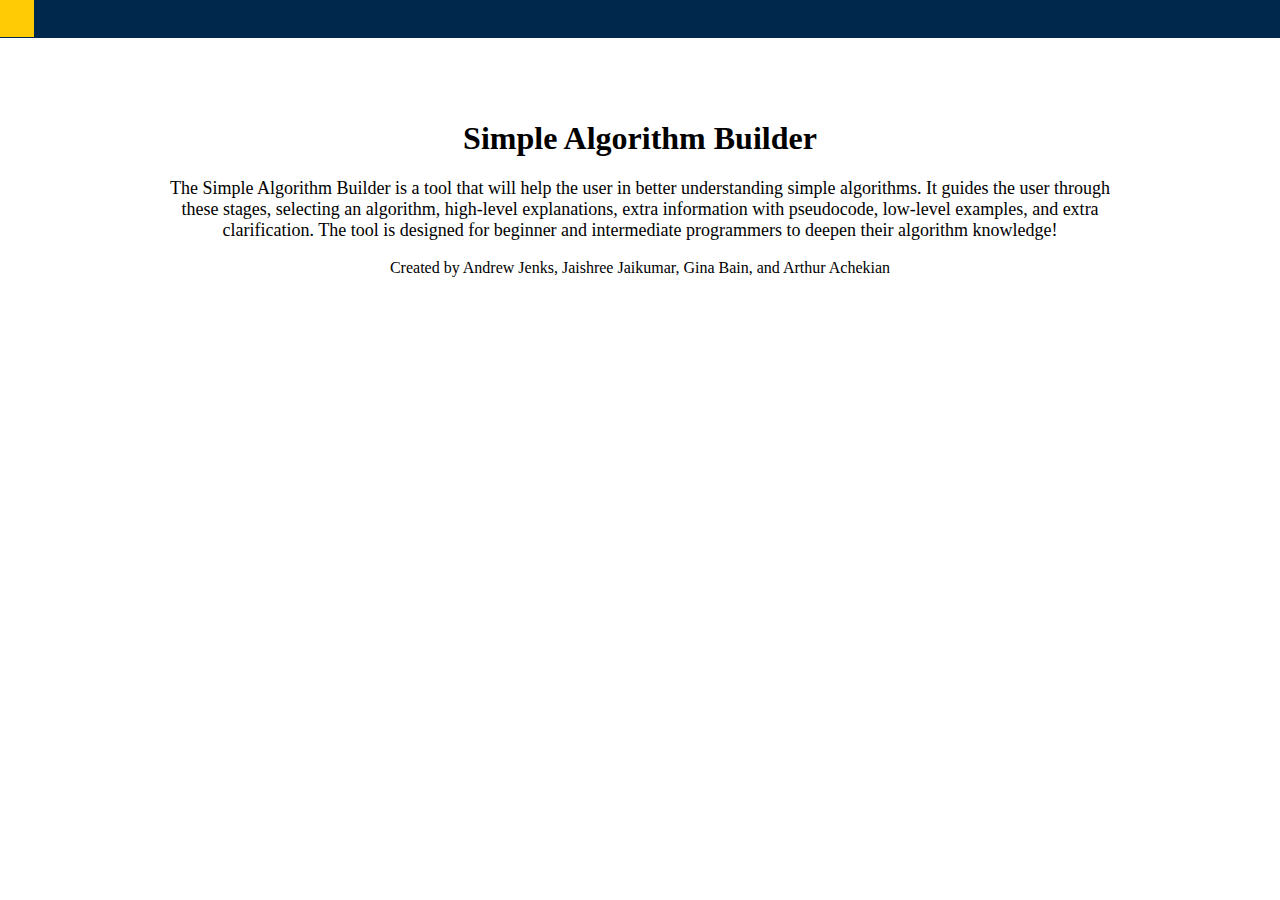
<file: public/index.html>
<!DOCTYPE html>
<html lang="en">
<head>
    <meta charset="UTF-8">
    <meta name="viewport" content="width=device-width, initial-scale=1.0">
    <title>Home Page</title>
    <link rel="stylesheet" href="static/css/styles.css">
    <link rel="stylesheet" href="https://cdnjs.cloudflare.com/ajax/libs/font-awesome/5.15.4/css/all.min.css">
</head>
<body>
    <header>
        <div id="navbar-container">
            <nav>
                <ul>
                    <li class="dropdown">
                        <a href="#" class="dropbtn"><i class="fas fa-bars"></i></a>
                        <div class="dropdown-content">
                            <a href="factorial.html">Factorial</a>
                            <a href="gcd.html">Greatest Common Denominator</a>
                            <a href="selec-sort.html">Selection Sort</a>
                            <a href="lin-search.html">Linear Search</a>
                        </div>
                    </li>
                </ul>
            </nav>
        </div>
    </header>
    <div class="page-content">
        <h1 class="title">Simple Algorithm Builder</h1>
        <p class="description">
            The Simple Algorithm Builder is a tool that will help the user in better understanding simple algorithms.
            It guides the user through these stages, selecting an algorithm, high-level explanations, extra information
            with pseudocode, low-level examples, and extra clarification. The tool is designed for beginner and intermediate
            programmers to deepen their algorithm knowledge!
        </p>

        <p class="credits">Created by Andrew Jenks, Jaishree Jaikumar, Gina Bain, and Arthur Achekian</p>
    </div>

    <script src="js/script.js"></script>
</body>
</html>
</file>
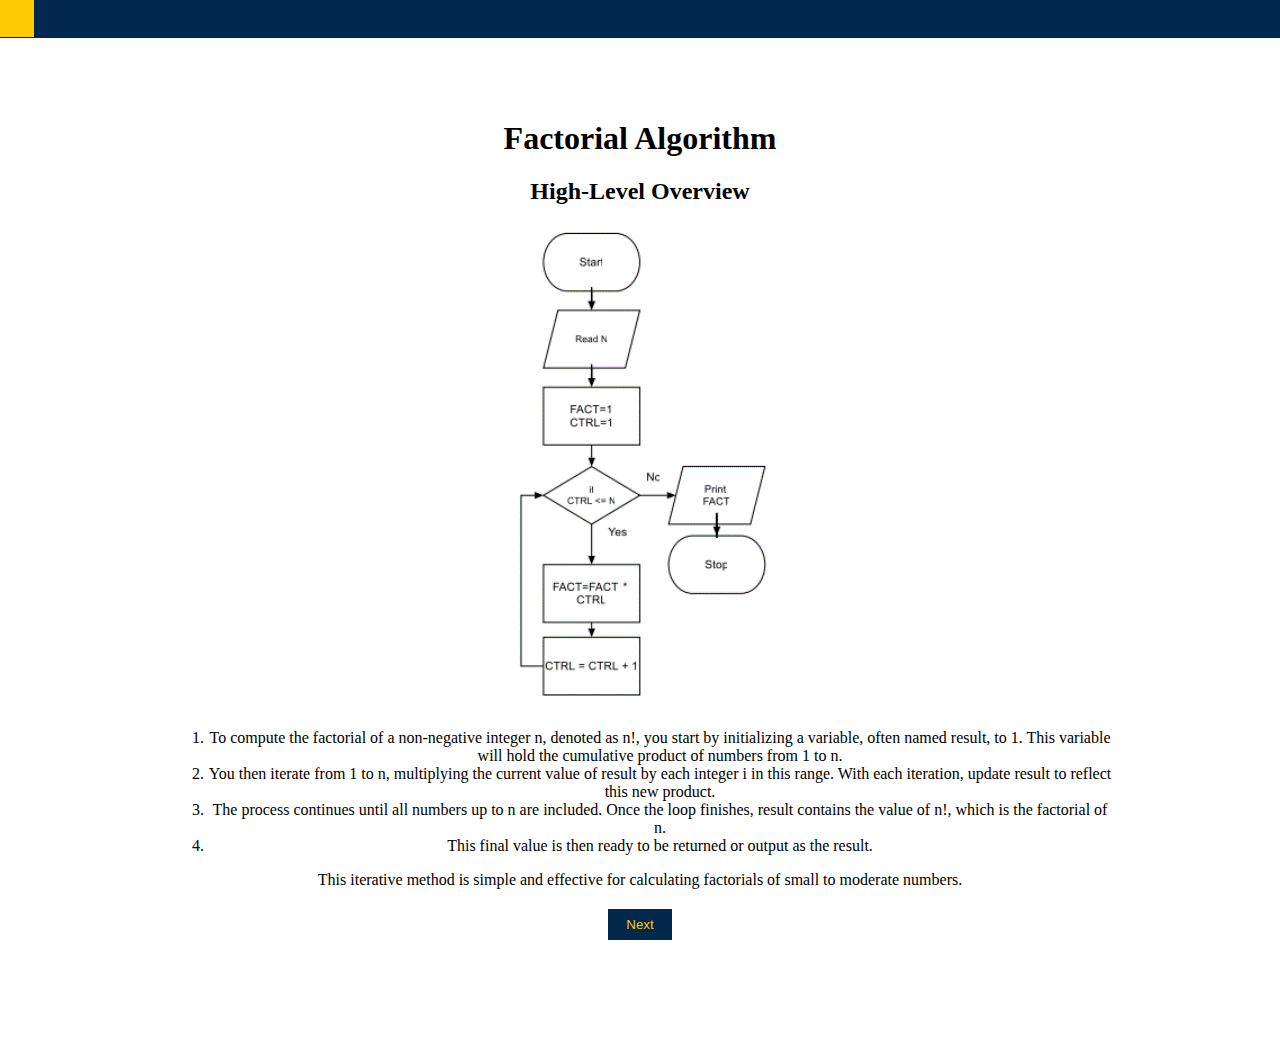
<file: public/factorial.html>
<!DOCTYPE html>
<html lang="en">
<head>
    <meta charset="UTF-8">
    <meta name="viewport" content="width=device-width, initial-scale=1.0">
    <title>Factorial Page</title>
    <link rel="stylesheet" href="static/css/styles.css">
    <link rel="stylesheet" href="https://cdnjs.cloudflare.com/ajax/libs/font-awesome/5.15.4/css/all.min.css">
</head>
<body>
    <header>
        <div id="navbar-container">
            <nav>
                <ul>
                    <li class="dropdown">
                        <a href="#" class="dropbtn"><i class="fas fa-bars"></i></a>
                        <div class="dropdown-content">
                            <a href="index.html">Home</a>
                            <a href="gcd.html">Greatest Common Denominator</a>
                            <a href="selec-sort.html">Selection Sort</a>
                            <a href="lin-search.html">Linear Search</a>
                        </div>
                    </li>
                </ul>
            </nav>
        </div>
    </header>
    <div class="page-content">
        <h1 class="title">Factorial Algorithm</h1>

        <section id="overview" class="section">
            <h2 class="section-title">High-Level Overview</h2>
            <img class="high-level-img" src="static/img/Factorial.png" />
            <p class="section-content">
                <ol>
                    <li>To compute the factorial of a non-negative integer n, denoted as n!,
                        you start by initializing a variable, often named result, to 1. This
                        variable will hold the cumulative product of numbers from 1 to n.</li>
                    <li>You then iterate from 1 to n, multiplying the current value of result by each integer i
                        in this range. With each iteration, update result to reflect this new product.</li>
                    <li>The process continues until all numbers up to n are included. Once the loop finishes,
                        result contains the value of n!, which is the factorial of n. </li>
                    <li>This final value is then
                        ready to be returned or output as the result. </li>
                </ol>
                This iterative method is simple and
                effective for calculating factorials of small to moderate numbers.
            </p>
            <button id="next-overview" class="next-button">Next</button>
        </section>

        <section id="pseudocode" class="section" style="display: none">
            <h2 class="section-title">Pseudocode</h2>
            <p class="section-content">
                function factorial(n)
                <br>if n < 0
                <br>    return "Error: Factorial of negative number not defined."
                <br>result = 1
                <br>for i from 1 to n
                <br>    result = result * i
                <br>return result
            </p>
            <button id="back-to-overview" class="back-button">Back</button>
            <button id="next-overview" class="next-button">Next</button>
        </section>

        <section id="low-level" class="section" style="display: none">
            <h2 class="section-title">Low-Level Implementation</h2>
            <pre class="section-content">
                function factorial(n) {
                    if (n < 0) {
                        return "Error: Factorial of negative number not defined.";
                    }
                    let result = 1;
                    for (let i = 1; i <= n; i++) {
                        result *= i;
                    }
                    return result;
                }
            </pre>
            <button id="back-to-pseudocode" class="back-button">Back</button>
            <button id="next-lowlevel" class="finish-button">Finish</button>
        </section>

        <section id="finished" class="section" style="display: none">
            <p class="section-content">
                Congratulations, you have finished the learning path! Continue on
                and learn all the algorithms that we provide!
            </p>
            <button id="back-to-lowlevel" class="back-button">Back</button>
            <button class="completed-button" onclick="window.location.href='index.html';">Back Home</button>
        </section>
    </div>

    <script src="js/script.js"></script>
</body>
</html>
</file>
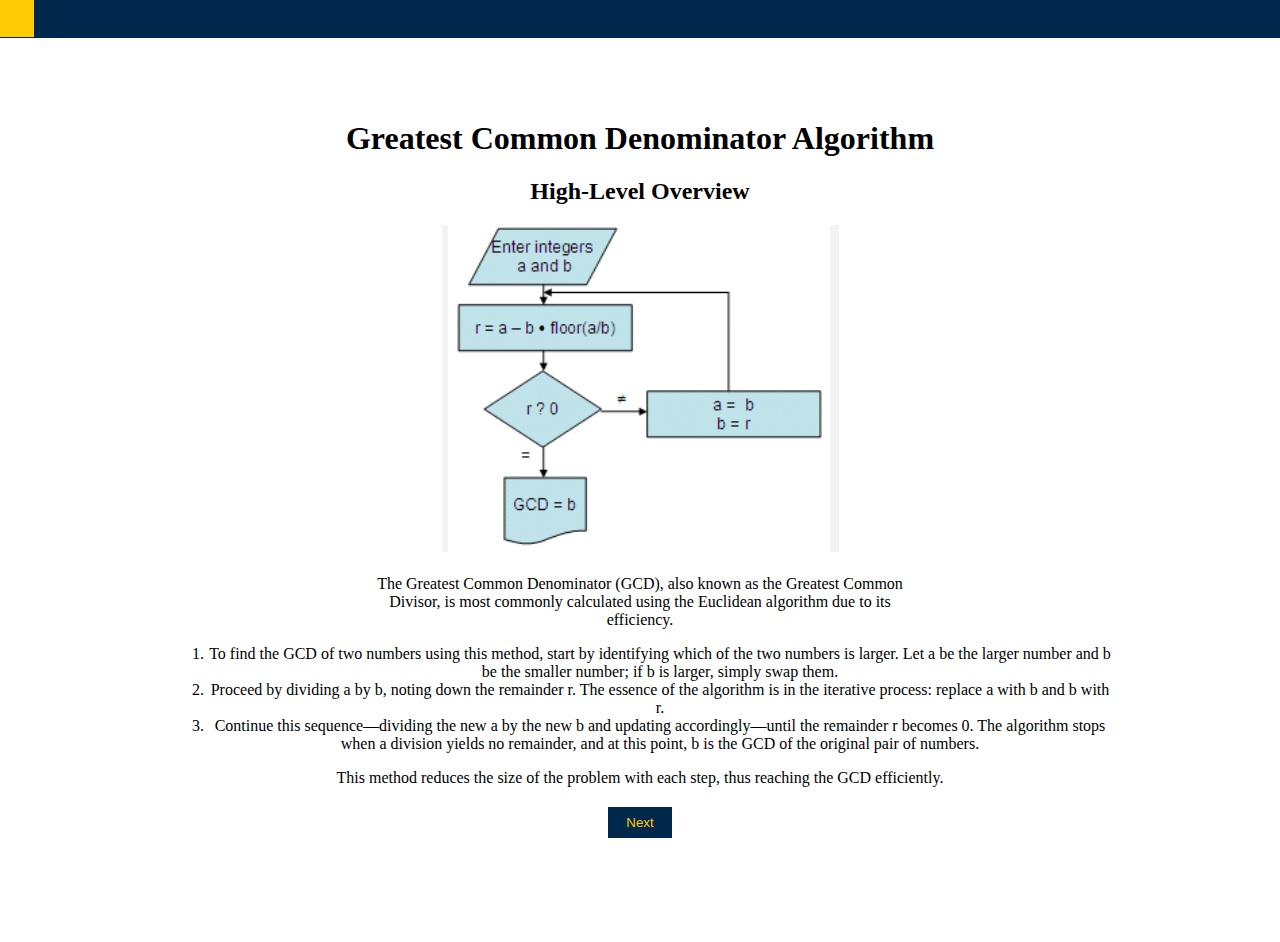
<file: public/gcd.html>
<!DOCTYPE html>
<html lang="en">
<head>
    <meta charset="UTF-8">
    <meta name="viewport" content="width=device-width, initial-scale=1.0">
    <title>GCD Page</title>
    <link rel="stylesheet" href="static/css/styles.css">
    <link rel="stylesheet" href="https://cdnjs.cloudflare.com/ajax/libs/font-awesome/5.15.4/css/all.min.css">
</head>
<body>
    <header>
        <div id="navbar-container">
            <nav>
                <ul>
                    <li class="dropdown">
                        <a href="#" class="dropbtn"><i class="fas fa-bars"></i></a>
                        <div class="dropdown-content">
                            <a href="index.html">Home</a>
                            <a href="factorial.html">Factorial</a>
                            <a href="selec-sort.html">Selection Sort</a>
                            <a href="lin-search.html">Linear Search</a>
                        </div>
                    </li>
                </ul>
            </nav>
        </div>
    </header>
    <div class="page-content">
        <h1 class="title">Greatest Common Denominator Algorithm</h1>

        <section id="overview" class="section">
            <h2 class="section-title">High-Level Overview</h2>
            <img class="high-level-img" src="static/img/GCD.png" /> <!-- PROVIDE THE IMAGE HERE -->
            <p class="section-content">
                The Greatest Common Denominator (GCD), also known as the Greatest Common Divisor,
                is most commonly calculated using the Euclidean algorithm due to its efficiency.
                <ol>
                    <li>To find the GCD of two numbers using this method, start by identifying which of the
                        two numbers is larger. Let a be the larger number and b be the smaller number; if b
                        is larger, simply swap them. </li>
                    <li>Proceed by dividing a by b, noting down the remainder r.
                        The essence of the algorithm is in the iterative process: replace a with b and b with r.</li>
                    <li>Continue this sequence—dividing the new a by the new b and updating accordingly—until
                        the remainder r becomes 0. The algorithm stops when a division yields no remainder, and
                        at this point, b is the GCD of the original pair of numbers.</li>
                </ol>
                This method reduces the size
                of the problem with each step, thus reaching the GCD efficiently.
            </p>
            <button id="next-overview" class="next-button">Next</button>
        </section>

        <section id="pseudocode" class="section" style="display: none">
            <h2 class="section-title">Pseudocode</h2>
            <p class="section-content">
                function GCD(a, b)
                <br>while b ≠ 0
                <br>    r = a mod b
                <br>    a = b
                <br>    b = r
                <br>return a
            </p>
            <button id="back-to-overview" class="back-button">Back</button>
            <button id="next-overview" class="next-button">Next</button>
        </section>

        <section id="low-level" class="section" style="display: none">
            <h2 class="section-title">Low-Level Implementation</h2>
            <pre class="section-content">
                function gcd(a, b) {
                    while (b !== 0) {
                        let r = a % b;
                        a = b;
                        b = r;
                    }
                    return a;
                }
            </pre>
            <button id="back-to-pseudocode" class="back-button">Back</button>
            <button id="next-lowlevel" class="finish-button">Finish</button>
        </section>

        <section id="finished" class="section" style="display: none">
            <p class="section-content">
                Congratulations, you have finished the learning path! Continue on
                and learn all the algorithms that we provide!
            </p>
            <button id="back-to-lowlevel" class="back-button">Back</button>
            <button class="completed-button" onclick="window.location.href='index.html';">Back Home</button>
        </section>
    </div>

    <script src="js/script.js"></script>
</body>
</html>
</file>
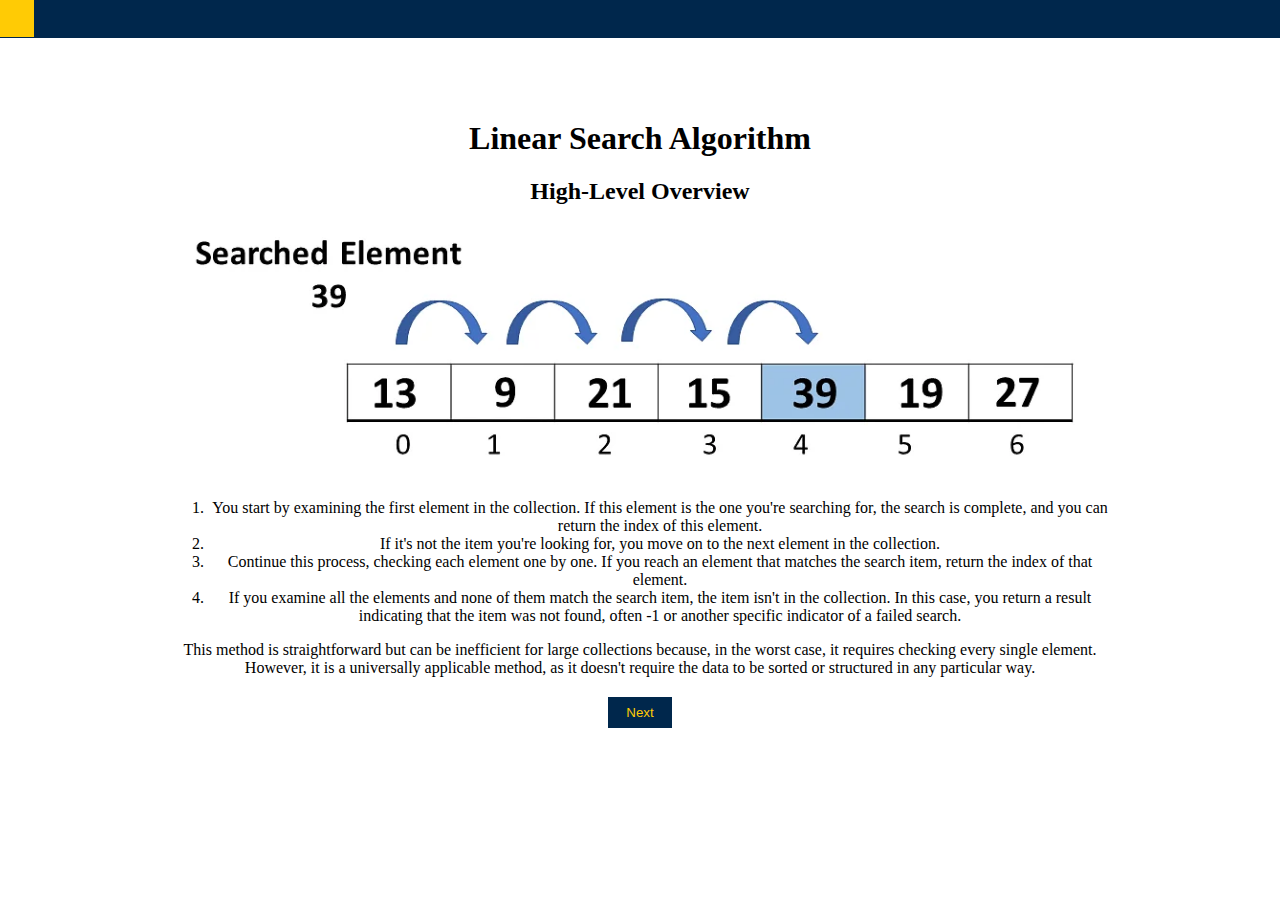
<file: public/lin-search.html>
<!DOCTYPE html>
<html lang="en">
<head>
    <meta charset="UTF-8">
    <meta name="viewport" content="width=device-width, initial-scale=1.0">
    <title>Linear Search Page</title>
    <link rel="stylesheet" href="static/css/styles.css">
    <link rel="stylesheet" href="https://cdnjs.cloudflare.com/ajax/libs/font-awesome/5.15.4/css/all.min.css">
</head>
<body>
    <header>
        <div id="navbar-container">
            <nav>
                <ul>
                    <li class="dropdown">
                        <a href="#" class="dropbtn"><i class="fas fa-bars"></i></a>
                        <div class="dropdown-content">
                            <a href="index.html">Home</a>
                            <a href="factorial.html">Factorial</a>
                            <a href="gcd.html">Greatest Common Denominator</a>
                            <a href="selec-sort.html">Selection Sort</a>
                        </div>
                    </li>
                </ul>
            </nav>
        </div>
    </header>
    <div class="page-content">
        <h1 class="title">Linear Search Algorithm</h1>

        <section id="overview" class="section">
            <h2 class="section-title">High-Level Overview</h2>
            <img class="high-level-img" src="static/img/LinearSearch.png" /> <!-- PROVIDE THE IMAGE HERE -->
            <p class="section-content">
                <ol>
                    <li>You start by examining the first element in the collection. If this element
                        is the one you're searching for, the search is complete, and you can return
                        the index of this element. </li>
                    <li>If it's not the item you're looking for, you move on
                        to the next element in the collection. </li>
                    <li>Continue this process, checking each element
                        one by one. If you reach an element that matches the search item, return the index of
                        that element.</li>
                    <li>If you examine all the elements and none of them match the search item,
                        the item isn't in the collection. In this case, you return a result indicating that the
                        item was not found, often -1 or another specific indicator of a failed search. </li>
                </ol>
                This method is straightforward but can be inefficient for large collections because, in the
                worst case, it requires checking every single element. However, it is a universally
                applicable method, as it doesn't require the data to be sorted or structured in any
                particular way.
            </p>
            <button id="next-overview" class="next-button">Next</button>
        </section>

        <section id="pseudocode" class="section" style="display: none">
            <h2 class="section-title">Pseudocode</h2>
            <p class="section-content">
                function linearSearch(array, target)
                <br>for index from 0 to length of array - 1
                <br>    if array[index] == target
                <br>        return index  // Found the target, return its index
                <br>return -1  // Target not found in the array
            </p>
            <button id="back-to-overview" class="back-button">Back</button>
            <button id="next-overview" class="next-button">Next</button>
        </section>

        <section id="low-level" class="section" style="display: none">
            <h2 class="section-title">Low-Level Implementation</h2>
            <pre class="section-content">
                def linear_search(array, target):
                for index in range(len(array)):
                    if array[index] == target:
                        return index  # Found the target, return its index
                return -1  # Target not found in the array
            </pre>
            <button id="back-to-pseudocode" class="back-button">Back</button>
            <button id="next-lowlevel" class="finish-button">Finish</button>
        </section>

        <section id="finished" class="section" style="display: none">
            <p class="section-content">
                Congratulations, you have finished the learning path! Continue on
                and learn all the algorithms that we provide!
            </p>
            <button id="back-to-lowlevel" class="back-button">Back</button>
            <button class="completed-button" onclick="window.location.href='index.html';">Back Home</button>
        </section>
    </div>

    <script src="js/script.js"></script>
</body>
</html>
</file>
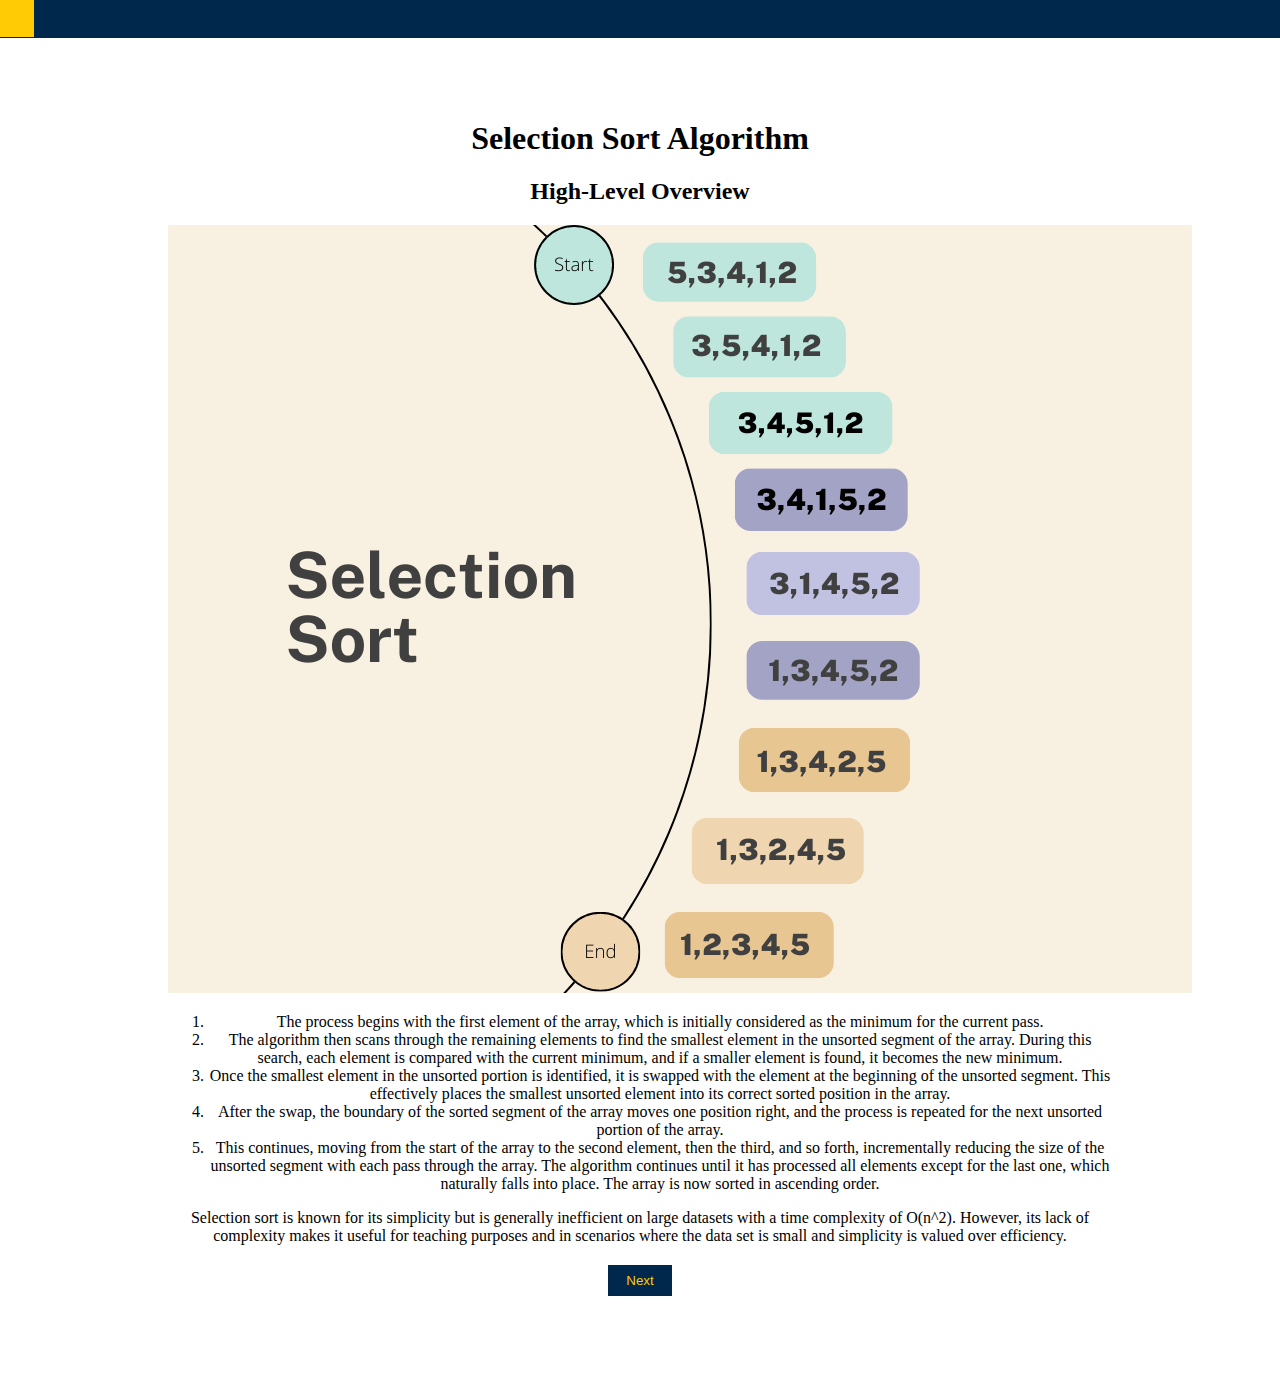
<file: public/selec-sort.html>
<!DOCTYPE html>
<html lang="en">
<head>
    <meta charset="UTF-8">
    <meta name="viewport" content="width=device-width, initial-scale=1.0">
    <title>Selection Sort Page</title>
    <link rel="stylesheet" href="static/css/styles.css">
    <link rel="stylesheet" href="https://cdnjs.cloudflare.com/ajax/libs/font-awesome/5.15.4/css/all.min.css">
</head>
<body>
    <header>
        <div id="navbar-container">
            <nav>
                <ul>
                    <li class="dropdown">
                        <a href="#" class="dropbtn"><i class="fas fa-bars"></i></a>
                        <div class="dropdown-content">
                            <a href="index.html">Home</a>
                            <a href="factorial.html">Factorial</a>
                            <a href="gcd.html">Greatest Common Denominator</a>
                            <a href="lin-search.html">Linear Search</a>
                        </div>
                    </li>
                </ul>
            </nav>
        </div>
    </header>
    <div class="page-content">
        <h1 class="title">Selection Sort Algorithm</h1>

        <section id="overview" class="section">
            <h2 class="section-title">High-Level Overview</h2>
            <img class="high-level-img" src="static/img/SelectionSort.png" /> <!-- PROVIDE THE IMAGE HERE -->
            <p class="section-content">
                <ol>
                    <li>The process begins with the first element of the array, which is initially considered
                        as the minimum for the current pass.</li>
                    <li>The algorithm then scans through the remaining
                        elements to find the smallest element in the unsorted segment of the array. During this
                        search, each element is compared with the current minimum, and if a smaller element is found,
                        it becomes the new minimum.</li>
                    <li>Once the smallest element in the unsorted portion is identified,
                        it is swapped with the element at the beginning of the unsorted segment. This effectively places
                        the smallest unsorted element into its correct sorted position in the array.</li>
                    <li>After the swap, the boundary of the sorted segment of the array moves one position right,
                        and the process is repeated for the next unsorted portion of the array.</li>
                    <li>This continues, moving
                        from the start of the array to the second element, then the third, and so forth, incrementally
                        reducing the size of the unsorted segment with each pass through the array. The algorithm continues
                        until it has processed all elements except for the last one, which naturally falls into place. The
                        array is now sorted in ascending order. </li>
                </ol>
                Selection sort is known for its simplicity but is generally
                inefficient on large datasets with a time complexity of O(n^2). However, its lack of complexity makes
                it useful for teaching purposes and in scenarios where the data set is small and simplicity is valued
                over efficiency.
            </p>
            <button id="next-overview" class="next-button">Next</button>
        </section>

        <section id="pseudocode" class="section" style="display: none">
            <h2 class="section-title">Pseudocode</h2>
            <p class="section-content">
                function selectionSort(array)
                <br>n = length of array
                <br>for i from 0 to n - 2
                <br>    minIndex = i
                <br>    for j from i + 1 to n - 1
                <br>        if array[j] < array[minIndex]
                <br>            minIndex = j
                <br>    if minIndex != i
                <br>        swap array[i] with array[minIndex]
            </p>
            <button id="back-to-overview" class="back-button">Back</button>
            <button id="next-overview" class="next-button">Next</button>
        </section>

        <section id="low-level" class="section" style="display: none">
            <h2 class="section-title">Low-Level Implementation</h2>
            <pre class="section-content">
                def selection_sort(array):
                n = len(array)
                for i in range(n - 1):
                    min_index = i
                    for j in range(i + 1, n):
                        if array[j] < array[min_index]:
                            min_index = j
                    # Swap the found minimum element with the first element
                    if min_index != i:
                        array[i], array[min_index] = array[min_index], array[i]
            </pre>
            <button id="back-to-pseudocode" class="back-button">Back</button>
            <button id="next-lowlevel" class="finish-button">Finish</button>
        </section>

        <section id="finished" class="section" style="display: none">
            <p class="section-content">
                Congratulations, you have finished the learning path! Continue on
                and learn all the algorithms that we provide!
            </p>
            <button id="back-to-lowlevel" class="back-button">Back</button>
            <button class="completed-button" onclick="window.location.href='index.html';">Back Home</button>
        </section>
    </div>

    <script src="js/script.js"></script>
</body>
</html>
</file>
<file: public/static/css/styles.css>
/* Navbar styles */
nav {
    background-color: #00274C; /*top bar*/
    padding: 10px 0;
    position: fixed;
    top: 0;
    left: 0;
    width: 100%;
    z-index: 1000; /* Ensure the navbar is above other content */
}

nav ul {
    list-style-type: none;
    margin: 0;
    padding: 0;
    
}

nav ul li {
    display: inline; 
}


nav ul li a {
    color: #FFCB05; /*#FFCB05*/
    text-decoration: none;
    padding: 10px;
}

nav ul li a:hover { 
    background-color: #FFCB05; /*#FFCB05*/
}

/* Dropdown content styles */
.dropdown-content { /* :focus-visible adds the links to nav bar, does not toggle off, inline shows links, but messes with format*/
    display: none; /*changed, allowed links to display, inline-block*/
    position: absolute;
    top: 100%; /* Position below the navbar */
    left: 0;
    width: 100%; /*changed to 80, added margin*/
    background-color: #00274C; /*#00274C // test color//*/
    z-index: 999; /* Ensure the dropdown is above other content */
    padding: 10px 0;
    box-sizing: border-box;
    
}

.dropdown-content.show {display: block;}

/*link/text*/
.dropdown-content a {
    display: block;
    padding: 10px;
    color: #FFCB05;
    background-color: #00274C;
    text-decoration: none;
}

/*box around text*/
.dropdown-content a:hover {
    background-color: #FFCB05;
}

.subheader
{
    font-weight: bold; 
}

.next-button {
    background-color: #00274C;
    border: none;
    color: #FFCB05;
    padding: 8px 18px;
    text-align: center;
    text-decoration: none;
    display: inline-block;
    font-size: 10 px;
    margin: 4px 2px;
  }

  .back-button {
    background-color: #00274C;
    border: none;
    color: #FFCB05;
    padding: 8px 18px;
    text-align: center;
    text-decoration: none;
    display: inline-block;
    font-size: 10 px;
    margin: 4px 2px;
  }

  .finish-button {
    background-color: #00274C;
    border: none;
    color: #FFCB05;
    padding: 8px 18px;
    text-align: center;
    text-decoration: none;
    display: inline-block;
    font-size: 10 px;
    margin: 4px 2px;
  }

  .completed-button {
    background-color: #00274C;
    border: none;
    color: #FFCB05;
    padding: 8px 18px;
    text-align: center;
    text-decoration: none;
    display: inline-block;
    font-size: 10 px;
    margin: 4px 2px;
  }

.section-content
{
    margin-left: 200px;
    margin-right: 200px;
}

.description
{
    font-size: large;
}

#finished
{
    font-size: large;
}

/* Page content styles */
.page-content {
    text-align: center;
    margin-top: 120px; /* Adjust margin top to leave space for the navbar */
    margin-left: 160px;
    margin-right: 160px;
    margin-bottom: 100px;
    word-wrap :break-word;
    transition: margin-top 0.5s; /* Add transition effect for smooth animation */
}
</file>
